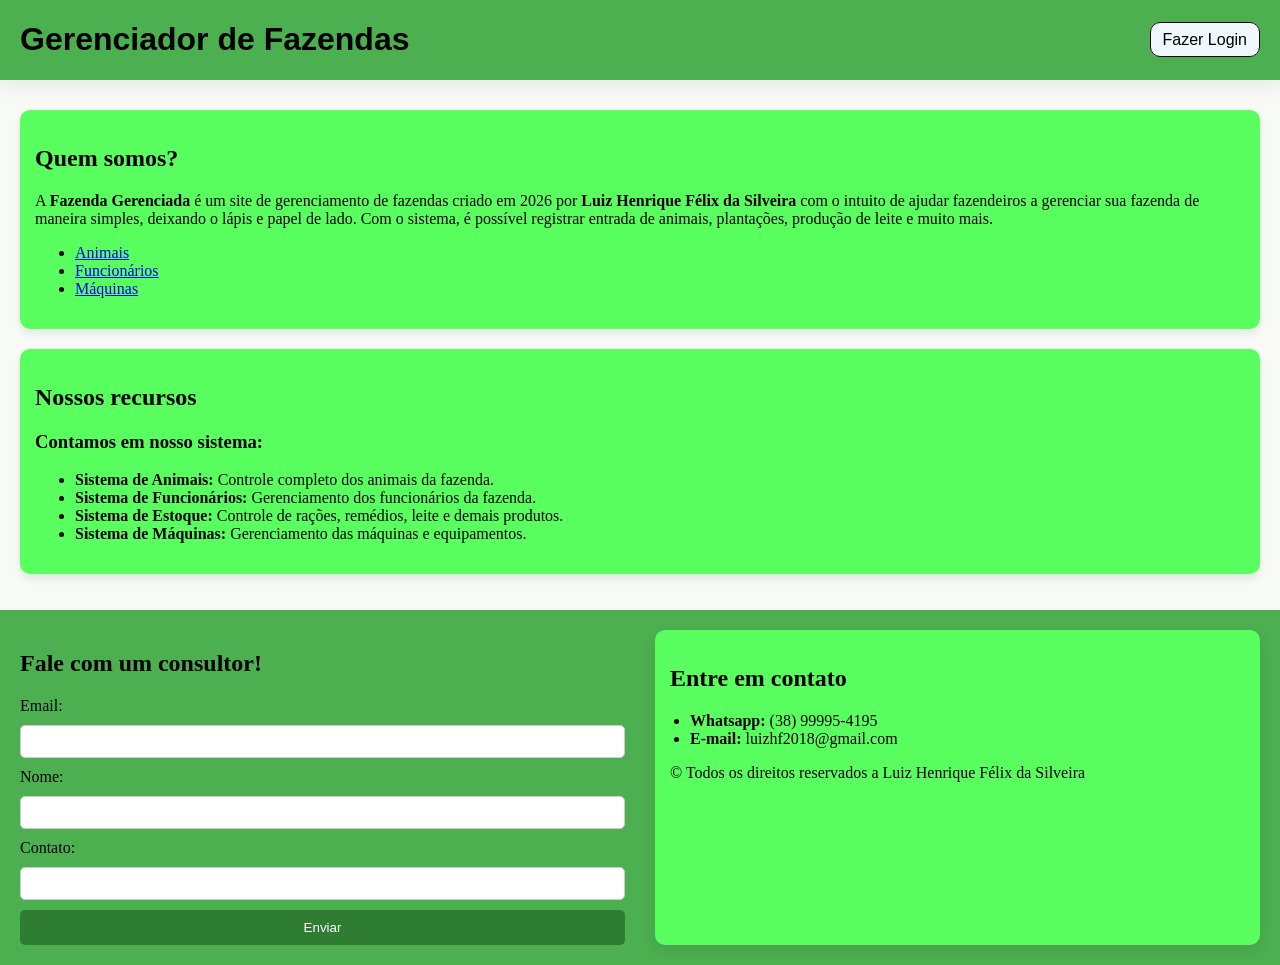
<file: index.html>
<!DOCTYPE html>
<html lang="pt-br">
<head>
    <meta charset="UTF-8">
    <meta name="viewport" content="width=device-width, initial-scale=1.0">
    <title>Gerenciador de Fazendas</title>
    <style>
        * {
            box-sizing: border-box;
        }
        body {
            background-color: #F8FAF5;
            margin: 0;
            min-height: 100vh;
            display: flex;
            flex-direction: column;
        }
        header {
            display: flex;
            justify-content: space-between;
            align-items: center;
            background-color: #4CAF50;
            padding: 0 20px;
            font-family: 'Franklin Gothic Medium', 'Arial Narrow', Arial, sans-serif;
            box-shadow: 0 5px 20px rgba(0, 0, 0, 0.08);
        }
        nav ul {
            list-style: none;
            margin: 0;
            padding: 0;
        }
        nav a {
            text-decoration: none;
            background-color: aliceblue;
            color: black;
            padding: 8px 12px;
            border-radius: 10px;
            border: 1px solid black;
        }
        main {
            flex: 1;
            padding: 10px 0;
        }
        section {
            font-family: Cambria, Cochin, Georgia, Times, 'Times New Roman', serif;
        }
        .secao {
            margin: 20px 20px;
            padding: 15px;
            border-radius: 10px;
            background-color: #58ff5e;
            box-shadow: 0 5px 8px rgba(0, 0, 0, 0.08);
        }
        footer {
            margin-top: 6px;
        }
        .consultor {
            display: grid;
            grid-template-columns: 1fr 1fr;
            gap: 30px;
            padding: 20px;
            background-color: #4CAF50;
        }
        .consultor form {
            display: flex;
            flex-direction: column;
            gap: 10px;
        }
        .consultor input {
            padding: 8px;
            border: 1px solid #ccc;
            border-radius: 5px;
        }
        .consultor button {
            padding: 10px;
            border: none;
            border-radius: 5px;
            background-color: #2e7d32;
            color: white;
            cursor: pointer;
        }
        .consultor button:hover {
            background-color: #1b5e20;
        }
        .contato {
            background-color: #58ff5e;
            padding: 15px;
            border-radius: 10px;
            box-shadow: 0 5px 15px rgba(0, 0, 0, 0.08);
        }
        .contato ul {
            padding-left: 20px;
        }
        @media (max-width: 768px) {
            .consultor {
                grid-template-columns: 1fr;
            }
            header {
                flex-direction: column;
                gap: 15px;
                padding: 15px;
            }
        }
    </style>
</head>
<body>
    <header>
        <h1>Gerenciador de Fazendas</h1>
        <nav>
            <ul>
                <li>
                    <a href="/paginas/login.html" rel="next">
                        Fazer Login
                    </a>
                </li>
            </ul>
        </nav>
    </header>
    <main>
        <section class="secao">
            <h2>Quem somos?</h2>
            <p>
                A <strong>Fazenda Gerenciada</strong> é um site de gerenciamento
                de fazendas criado em 2026 por
                <strong>Luiz Henrique Félix da Silveira</strong>
                com o intuito de ajudar fazendeiros a gerenciar sua fazenda de
                maneira simples, deixando o lápis e papel de lado.
                Com o sistema, é possível registrar entrada de animais,
                plantações, produção de leite e muito mais.
            </p>
            <ul>
                <li><a href="/paginas/animais/animais.html">Animais</a></li>
                <li><a href="/paginas/funcionarios/funcionarios.html">Funcionários</a></li>
                <li><a href="/paginas/maquinas/maquinas.html">Máquinas</a></li>
            </ul>
        </section>
        <section class="secao">
            <h2>Nossos recursos</h2>
            <h3>Contamos em nosso sistema:</h3>
            <ul>
                <li>
                    <strong>Sistema de Animais:</strong>
                    Controle completo dos animais da fazenda.
                </li>
                <li>
                    <strong>Sistema de Funcionários:</strong>
                    Gerenciamento dos funcionários da fazenda.
                </li>
                <li>
                    <strong>Sistema de Estoque:</strong>
                    Controle de rações, remédios, leite e demais produtos.
                </li>
                <li>
                    <strong>Sistema de Máquinas:</strong>
                    Gerenciamento das máquinas e equipamentos.
                </li>
            </ul>
        </section>
    </main>
    <footer>
        <section class="consultor">
            <div>
                <h2>Fale com um consultor!</h2>
                <form>
                    <label for="email">Email:</label>
                    <input type="email" name="email" id="email" required>
                    <label for="nome">Nome:</label>
                    <input type="text" name="nome" id="nome" required>
                    <label for="contato">Contato:</label>
                    <input type="tel" name="contato" id="contato" required>
                    <button type="submit">Enviar</button>
                </form>
            </div>
            <div class="contato">
                <h2>Entre em contato</h2>
                <ul>
                    <li><strong>Whatsapp:</strong> (38) 99995-4195</li>
                    <li><strong>E-mail:</strong> luizhf2018@gmail.com</li>
                </ul>
                <p>
                    © Todos os direitos reservados a
                    Luiz Henrique Félix da Silveira
                </p>
            </div>
        </section>
    </footer>
</body>
</html>
</file>
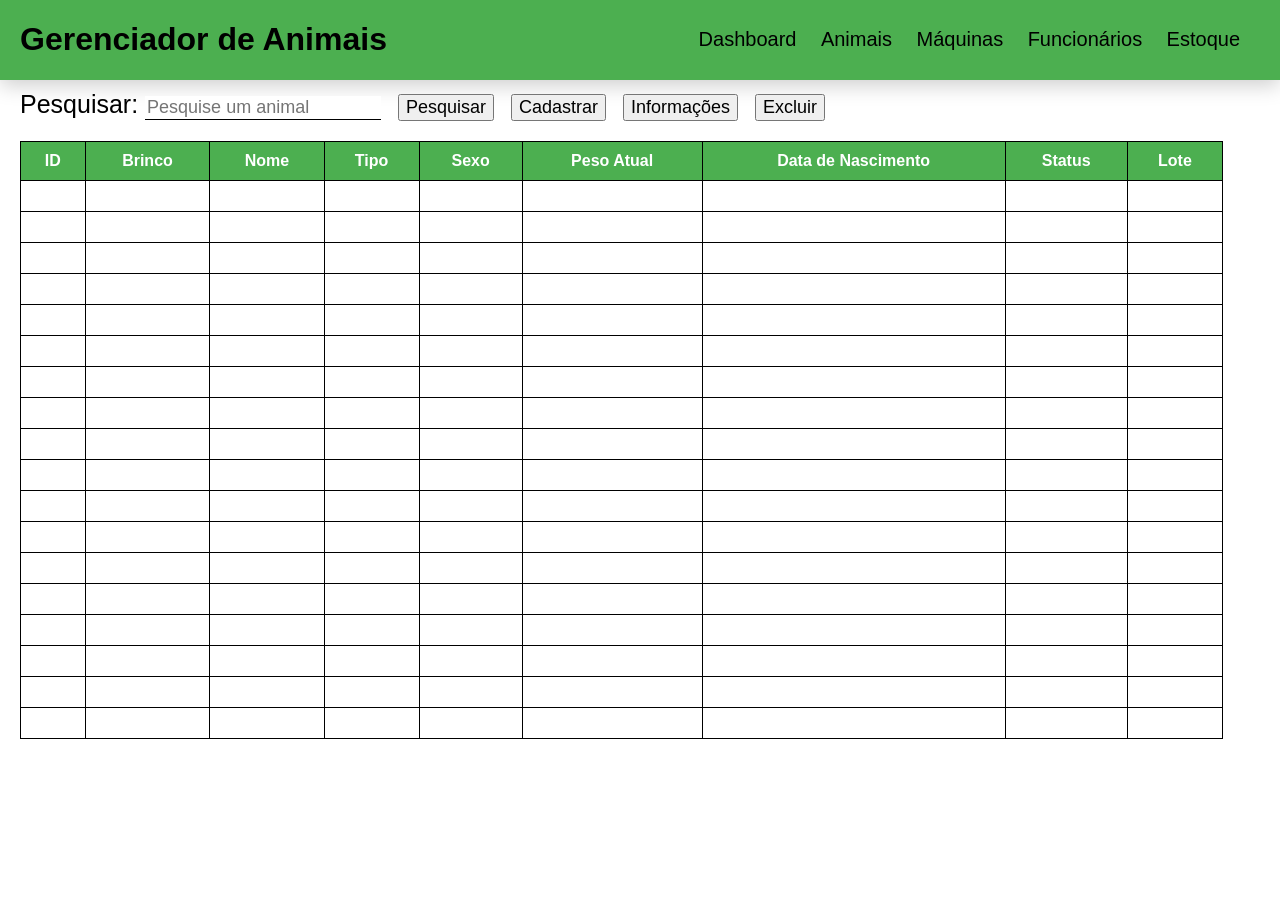
<file: paginas/animais.html>
<!DOCTYPE html>
<html lang="pt-br">
<head>
    <meta charset="UTF-8">
    <meta name="viewport" content="width=device-width, initial-scale=1.0">
    <title>Gerenciador de Fazendas</title>
    <link rel="stylesheet" href="/css/style.css">
</head>
<body>
    <header>
        <h1>Gerenciador de Animais</h1>
        <nav>
            <ul>
                <li><a href="/paginas/dashboard.html" rel="next" target="_self">Dashboard</a></li>
                <li><a href="/paginas/animais.html" rel="next" target="_self">Animais</a></li>
                <li><a href="/paginas/maquinas.html" rel="next" target="_self">Máquinas</a></li>
                <li><a href="/paginas/funcionarios.html" rel="next" target="_self">Funcionários</a></li>
                <li><a href="/paginas/estoque.html" rel="next" target="_self">Estoque</a></li>
            </ul>
        </nav>
    </header>
    <main>
        <form class="barra-pesquisa">
            <label for="pesquisar">Pesquisar:</label>
            <input type="text" id="pesquisar" placeholder="Pesquise um animal">
            <button type="submit">Pesquisar</button>
            <button type="submit">Cadastrar</button>
            <button type="submit">Informações</button>
            <button type="submit">Excluir</button>
        </form>
        <table class="animais tabela">
            <tr>
                <th>ID</th>
                <th>Brinco</th>
                <th>Nome</th>
                <th>Tipo</th>
                <th>Sexo</th>
                <th>Peso Atual</th>
                <th>Data de Nascimento</th>
                <th>Status</th>
                <th>Lote</th>
            </tr>
            <tr>
                <td></td>
                <td></td>
                <td></td>
                <td></td>
                <td></td>
                <td></td>
                <td></td>
                <td></td>
                <td></td>
            </tr>
            <tr>
                <td></td>
                <td></td>
                <td></td>
                <td></td>
                <td></td>
                <td></td>
                <td></td>
                <td></td>
                <td></td>
            </tr>
            <tr>
                <td></td>
                <td></td>
                <td></td>
                <td></td>
                <td></td>
                <td></td>
                <td></td>
                <td></td>
                <td></td>
            </tr>
            <tr>
                <td></td>
                <td></td>
                <td></td>
                <td></td>
                <td></td>
                <td></td>
                <td></td>
                <td></td>
                <td></td>
            </tr>
            <tr>
                <td></td>
                <td></td>
                <td></td>
                <td></td>
                <td></td>
                <td></td>
                <td></td>
                <td></td>
                <td></td>
            </tr>
            <tr>
                <td></td>
                <td></td>
                <td></td>
                <td></td>
                <td></td>
                <td></td>
                <td></td>
                <td></td>
                <td></td>
            </tr>
            <tr>
                <td></td>
                <td></td>
                <td></td>
                <td></td>
                <td></td>
                <td></td>
                <td></td>
                <td></td>
                <td></td>
            </tr>
            <tr>
                <td></td>
                <td></td>
                <td></td>
                <td></td>
                <td></td>
                <td></td>
                <td></td>
                <td></td>
                <td></td>
            </tr>
            <tr>
                <td></td>
                <td></td>
                <td></td>
                <td></td>
                <td></td>
                <td></td>
                <td></td>
                <td></td>
                <td></td>
            </tr>
            <tr>
                <td></td>
                <td></td>
                <td></td>
                <td></td>
                <td></td>
                <td></td>
                <td></td>
                <td></td>
                <td></td>
            </tr>
            <tr>
                <td></td>
                <td></td>
                <td></td>
                <td></td>
                <td></td>
                <td></td>
                <td></td>
                <td></td>
                <td></td>
            </tr>
            <tr>
                <td></td>
                <td></td>
                <td></td>
                <td></td>
                <td></td>
                <td></td>
                <td></td>
                <td></td>
                <td></td>
            </tr>
            <tr>
                <td></td>
                <td></td>
                <td></td>
                <td></td>
                <td></td>
                <td></td>
                <td></td>
                <td></td>
                <td></td>
            </tr>
            <tr>
                <td></td>
                <td></td>
                <td></td>
                <td></td>
                <td></td>
                <td></td>
                <td></td>
                <td></td>
                <td></td>
            </tr>
            <tr>
                <td></td>
                <td></td>
                <td></td>
                <td></td>
                <td></td>
                <td></td>
                <td></td>
                <td></td>
                <td></td>
            </tr>
            <tr>
                <td></td>
                <td></td>
                <td></td>
                <td></td>
                <td></td>
                <td></td>
                <td></td>
                <td></td>
                <td></td>
            </tr>
            <tr>
                <td></td>
                <td></td>
                <td></td>
                <td></td>
                <td></td>
                <td></td>
                <td></td>
                <td></td>
                <td></td>
            </tr>
            <tr>
                <td></td>
                <td></td>
                <td></td>
                <td></td>
                <td></td>
                <td></td>
                <td></td>
                <td></td>
                <td></td>
            </tr>
        </table>
    </main>
</body>
</html>
</file>
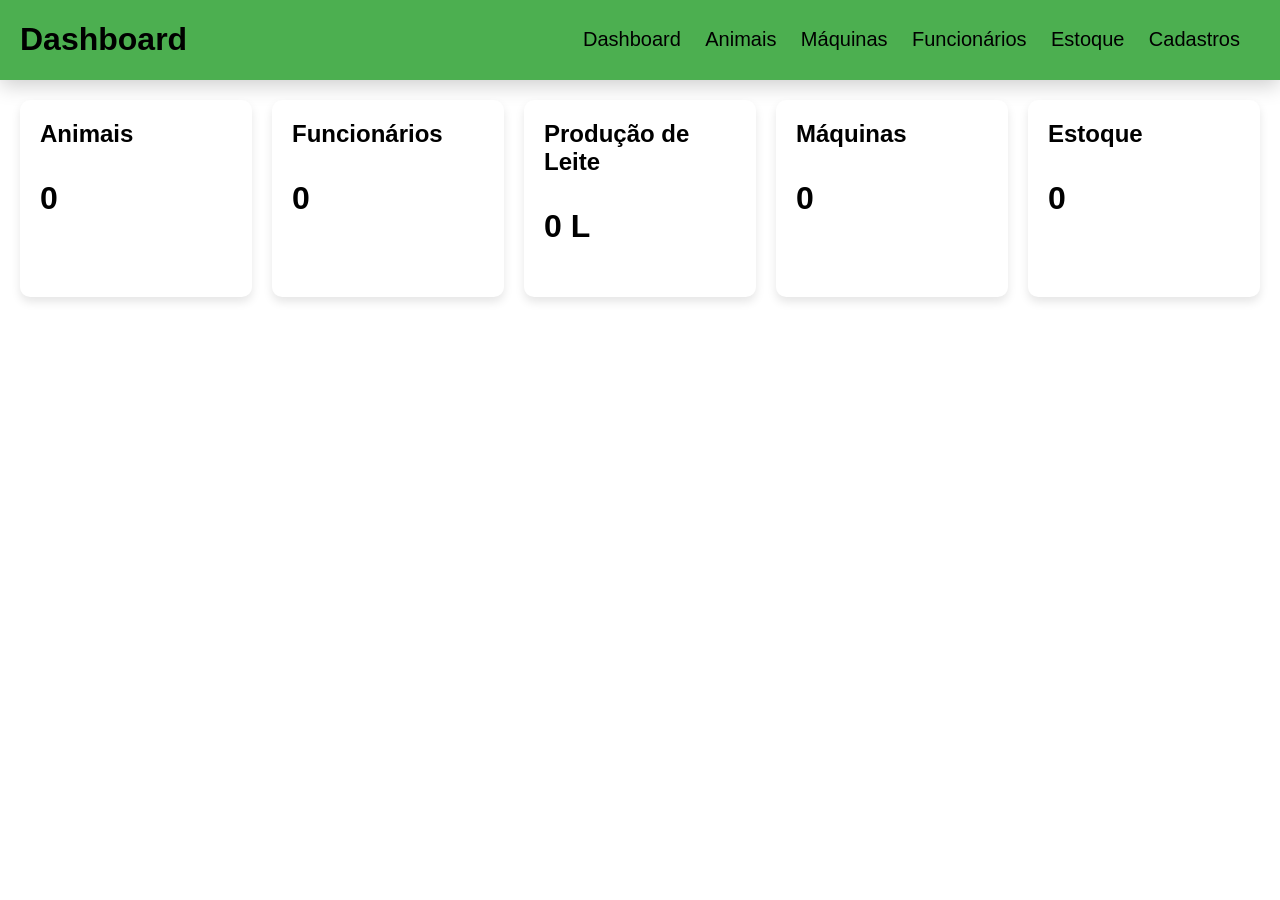
<file: paginas/dashboard.html>
<!DOCTYPE html>
<html lang="pt-br">
<head>
    <meta charset="UTF-8">
    <meta name="viewport" content="width=device-width, initial-scale=1.0">
    <title>Gerenciador de Fazendas</title>
    <link rel="stylesheet" href="/css/style.css">
</head>
<body>
    <header>
        <h1>Dashboard</h1>
        <nav>
            <ul>
                <li><a href="/paginas/dashboard.html" rel="next" target="_self">Dashboard</a></li>
                <li><a href="/paginas/animais/animais.html" rel="next" target="_self">Animais</a></li>
                <li><a href="/paginas/maquinas/maquinas.html" rel="next" target="_self">Máquinas</a></li>
                <li><a href="/paginas/funcionarios/funcionarios.html" rel="next" target="_self">Funcionários</a></li>
                <li><a href="/paginas/estoque/estoque.html" rel="next" target="_self">Estoque</a></li>
                <li><a href="/paginas/cadastros/cadastro_menu.html" rel="next" target="_self">Cadastros</a></li>
            </ul>
        </nav>
    </header>
    <main class="dashboard">
        <section class="card">
            <h2>Animais</h2>
            <p>0</p>
        </section>
        <section class="card">
            <h2>Funcionários</h2>
            <p>0</p>
        </section>
        <section class="card">
            <h2>Produção de Leite</h2>
            <p>0 L</p>
        </section>
        <section class="card">
            <h2>Máquinas</h2>
            <p>0</p>
        </section>
        <section class="card">
            <h2>Estoque</h2>
            <p>0</p>
        </section>
    </main>
</body>
</html>
</file>
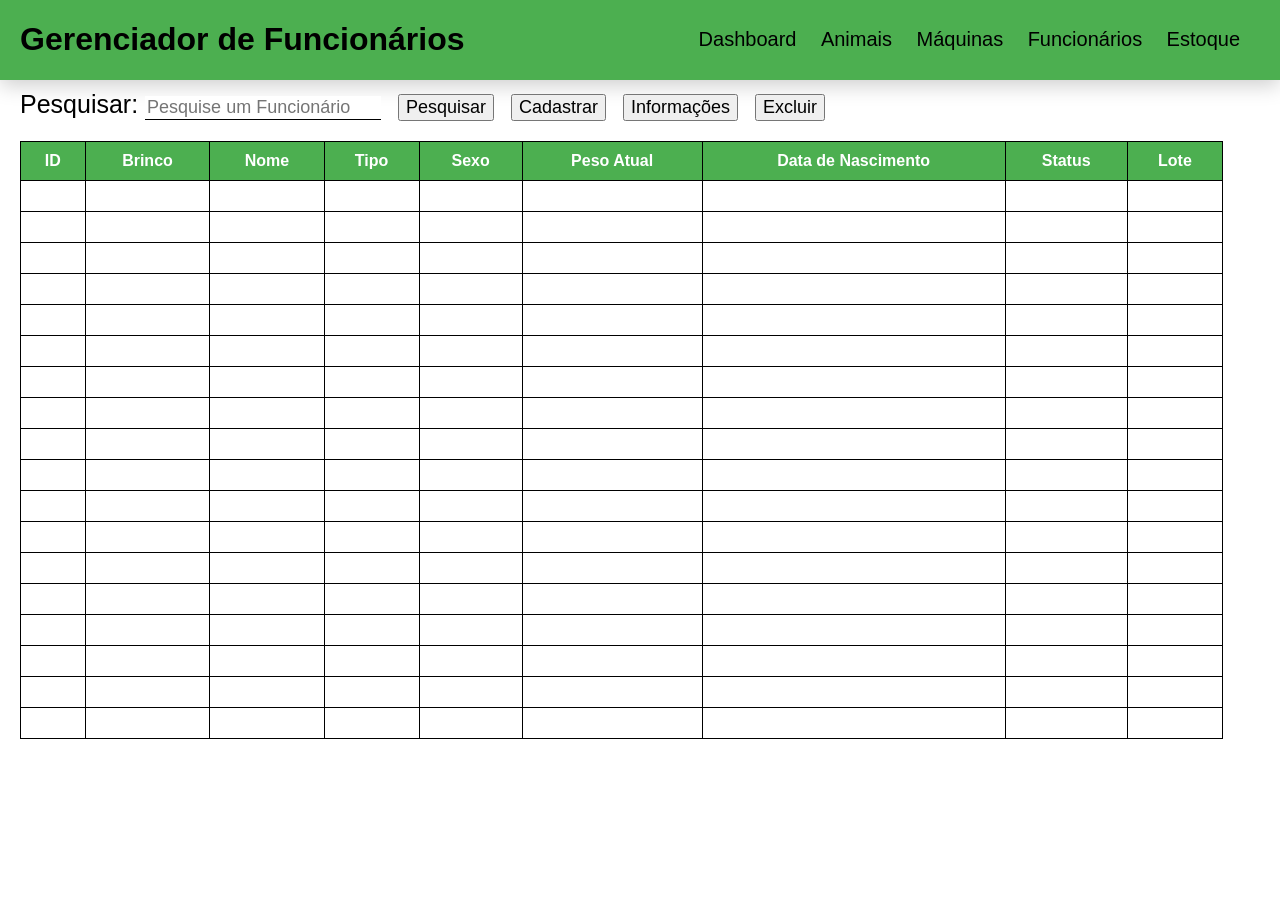
<file: paginas/funcionarios.html>
<!DOCTYPE html>
<html lang="pt-br">
<head>
    <meta charset="UTF-8">
    <meta name="viewport" content="width=device-width, initial-scale=1.0">
    <title>Gerenciador de Fazendas</title>
    <link rel="stylesheet" href="/css/style.css">
</head>
<body>
    <header>
        <h1>Gerenciador de Funcionários</h1>
        <nav>
            <ul>
                <li><a href="/paginas/dashboard.html" rel="next" target="_self">Dashboard</a></li>
                <li><a href="/paginas/animais.html" rel="next" target="_self">Animais</a></li>
                <li><a href="/paginas/maquinas.html" rel="next" target="_self">Máquinas</a></li>
                <li><a href="/paginas/funcionarios.html" rel="next" target="_self">Funcionários</a></li>
                <li><a href="/paginas/estoque.html" rel="next" target="_self">Estoque</a></li>
            </ul>
        </nav>
    </header>
    <main>
        <form class="barra-pesquisa">
            <label for="pesquisar">Pesquisar:</label>
            <input type="text" id="pesquisar" placeholder="Pesquise um Funcionário">
            <button type="submit">Pesquisar</button>
            <button type="submit">Cadastrar</button>
            <button type="submit">Informações</button>
            <button type="submit">Excluir</button>
        </form>
        <table class="animais tabela">
            <tr>
                <th>ID</th>
                <th>Brinco</th>
                <th>Nome</th>
                <th>Tipo</th>
                <th>Sexo</th>
                <th>Peso Atual</th>
                <th>Data de Nascimento</th>
                <th>Status</th>
                <th>Lote</th>
            </tr>
            <tr>
                <td></td>
                <td></td>
                <td></td>
                <td></td>
                <td></td>
                <td></td>
                <td></td>
                <td></td>
                <td></td>
            </tr>
            <tr>
                <td></td>
                <td></td>
                <td></td>
                <td></td>
                <td></td>
                <td></td>
                <td></td>
                <td></td>
                <td></td>
            </tr>
            <tr>
                <td></td>
                <td></td>
                <td></td>
                <td></td>
                <td></td>
                <td></td>
                <td></td>
                <td></td>
                <td></td>
            </tr>
            <tr>
                <td></td>
                <td></td>
                <td></td>
                <td></td>
                <td></td>
                <td></td>
                <td></td>
                <td></td>
                <td></td>
            </tr>
            <tr>
                <td></td>
                <td></td>
                <td></td>
                <td></td>
                <td></td>
                <td></td>
                <td></td>
                <td></td>
                <td></td>
            </tr>
            <tr>
                <td></td>
                <td></td>
                <td></td>
                <td></td>
                <td></td>
                <td></td>
                <td></td>
                <td></td>
                <td></td>
            </tr>
            <tr>
                <td></td>
                <td></td>
                <td></td>
                <td></td>
                <td></td>
                <td></td>
                <td></td>
                <td></td>
                <td></td>
            </tr>
            <tr>
                <td></td>
                <td></td>
                <td></td>
                <td></td>
                <td></td>
                <td></td>
                <td></td>
                <td></td>
                <td></td>
            </tr>
            <tr>
                <td></td>
                <td></td>
                <td></td>
                <td></td>
                <td></td>
                <td></td>
                <td></td>
                <td></td>
                <td></td>
            </tr>
            <tr>
                <td></td>
                <td></td>
                <td></td>
                <td></td>
                <td></td>
                <td></td>
                <td></td>
                <td></td>
                <td></td>
            </tr>
            <tr>
                <td></td>
                <td></td>
                <td></td>
                <td></td>
                <td></td>
                <td></td>
                <td></td>
                <td></td>
                <td></td>
            </tr>
            <tr>
                <td></td>
                <td></td>
                <td></td>
                <td></td>
                <td></td>
                <td></td>
                <td></td>
                <td></td>
                <td></td>
            </tr>
            <tr>
                <td></td>
                <td></td>
                <td></td>
                <td></td>
                <td></td>
                <td></td>
                <td></td>
                <td></td>
                <td></td>
            </tr>
            <tr>
                <td></td>
                <td></td>
                <td></td>
                <td></td>
                <td></td>
                <td></td>
                <td></td>
                <td></td>
                <td></td>
            </tr>
            <tr>
                <td></td>
                <td></td>
                <td></td>
                <td></td>
                <td></td>
                <td></td>
                <td></td>
                <td></td>
                <td></td>
            </tr>
            <tr>
                <td></td>
                <td></td>
                <td></td>
                <td></td>
                <td></td>
                <td></td>
                <td></td>
                <td></td>
                <td></td>
            </tr>
            <tr>
                <td></td>
                <td></td>
                <td></td>
                <td></td>
                <td></td>
                <td></td>
                <td></td>
                <td></td>
                <td></td>
            </tr>
            <tr>
                <td></td>
                <td></td>
                <td></td>
                <td></td>
                <td></td>
                <td></td>
                <td></td>
                <td></td>
                <td></td>
            </tr>
        </table>
    </main>
</body>
</html>
</file>
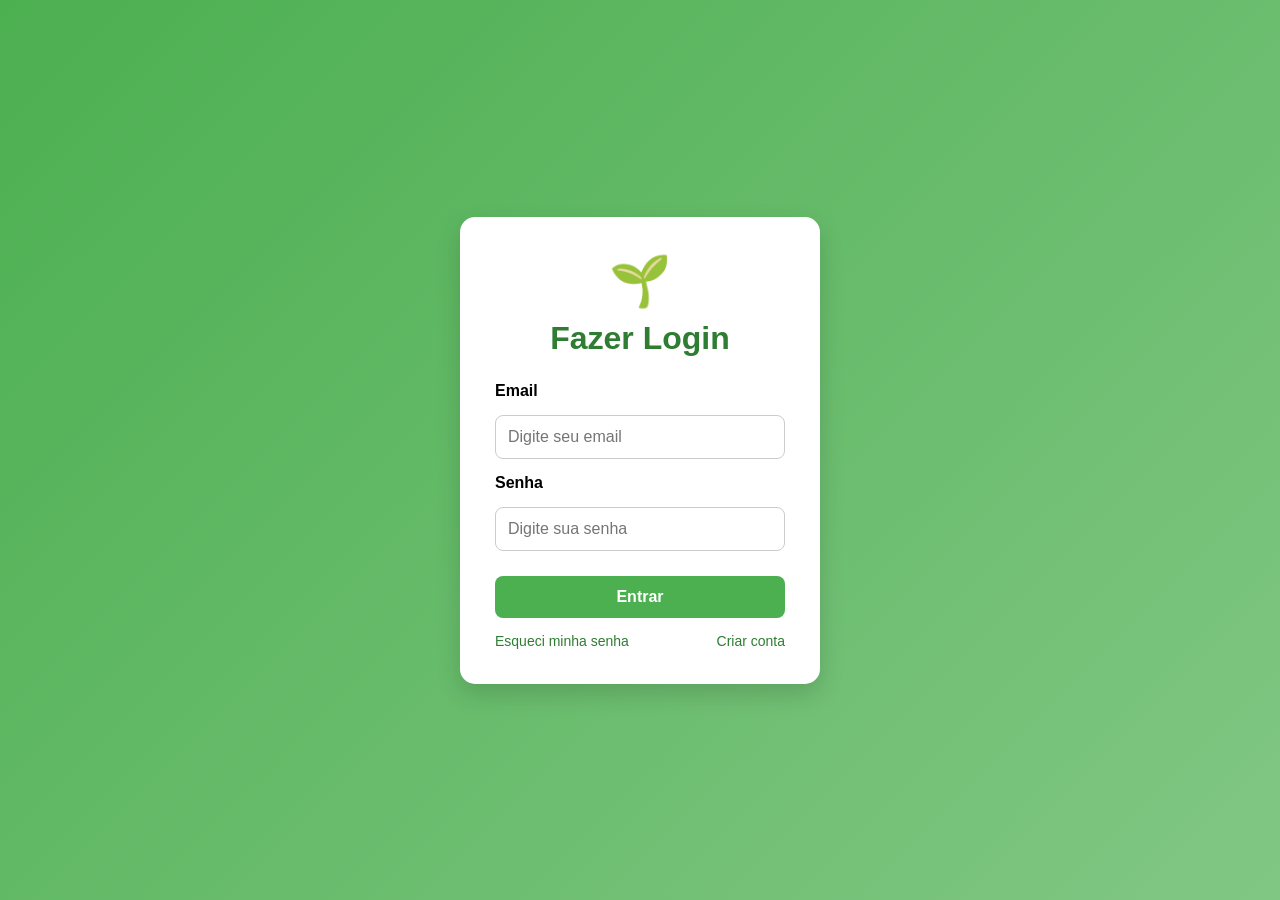
<file: paginas/login.html>
<!DOCTYPE html>
<html lang="pt-br">
<head>
    <meta charset="UTF-8">
    <meta name="viewport" content="width=device-width, initial-scale=1.0">
    <title>Login - Gerenciador de Fazendas</title>

    <style>
        *{
            margin:0;
            padding:0;
            box-sizing:border-box;
        }

        body{
            font-family: Arial, Helvetica, sans-serif;
            min-height:100vh;
            display:flex;
            justify-content:center;
            align-items:center;
            background: linear-gradient(135deg,#4CAF50,#81C784);
        }

        .login-container{
            width:100%;
            max-width:400px;
            padding:20px;
        }

        .card{
            background:white;
            padding:35px;
            border-radius:15px;
            box-shadow:0 10px 25px rgba(0,0,0,0.15);
        }

        h1{
            text-align:center;
            margin-bottom:25px;
            color:#2E7D32;
        }

        form{
            display:flex;
            flex-direction:column;
            gap:15px;
        }

        label{
            font-weight:bold;
        }

        input{
            padding:12px;
            border:1px solid #ccc;
            border-radius:8px;
            font-size:16px;
            transition:0.3s;
        }

        input:focus{
            outline:none;
            border-color:#4CAF50;
            box-shadow:0 0 8px rgba(76,175,80,0.3);
        }

        button{
            margin-top:10px;
            padding:12px;
            border:none;
            border-radius:8px;
            background:#4CAF50;
            color:white;
            font-size:16px;
            font-weight:bold;
            cursor:pointer;
            transition:0.3s;
        }

        button:hover{
            background:#388E3C;
        }

        .links{
            margin-top:15px;
            display:flex;
            justify-content:space-between;
        }

        .links a{
            text-decoration:none;
            color:#2E7D32;
            font-size:14px;
        }

        .links a:hover{
            text-decoration:underline;
        }

        .logo{
            text-align:center;
            font-size:50px;
            margin-bottom:10px;
        }
    </style>
</head>
<body>

    <div class="login-container">

        <div class="card">

            <div class="logo">🌱</div>

            <h1>Fazer Login</h1>

            <form>

                <label for="email">Email</label>
                <input
                    type="email"
                    id="email"
                    placeholder="Digite seu email"
                    required
                >

                <label for="senha">Senha</label>
                <input
                    type="password"
                    id="senha"
                    placeholder="Digite sua senha"
                    required
                >

                <button type="submit">
                    Entrar
                </button>

            </form>

            <div class="links">
                <a href="#">Esqueci minha senha</a>
                <a href="#">Criar conta</a>
            </div>

        </div>

    </div>

</body>
</html>
</file>
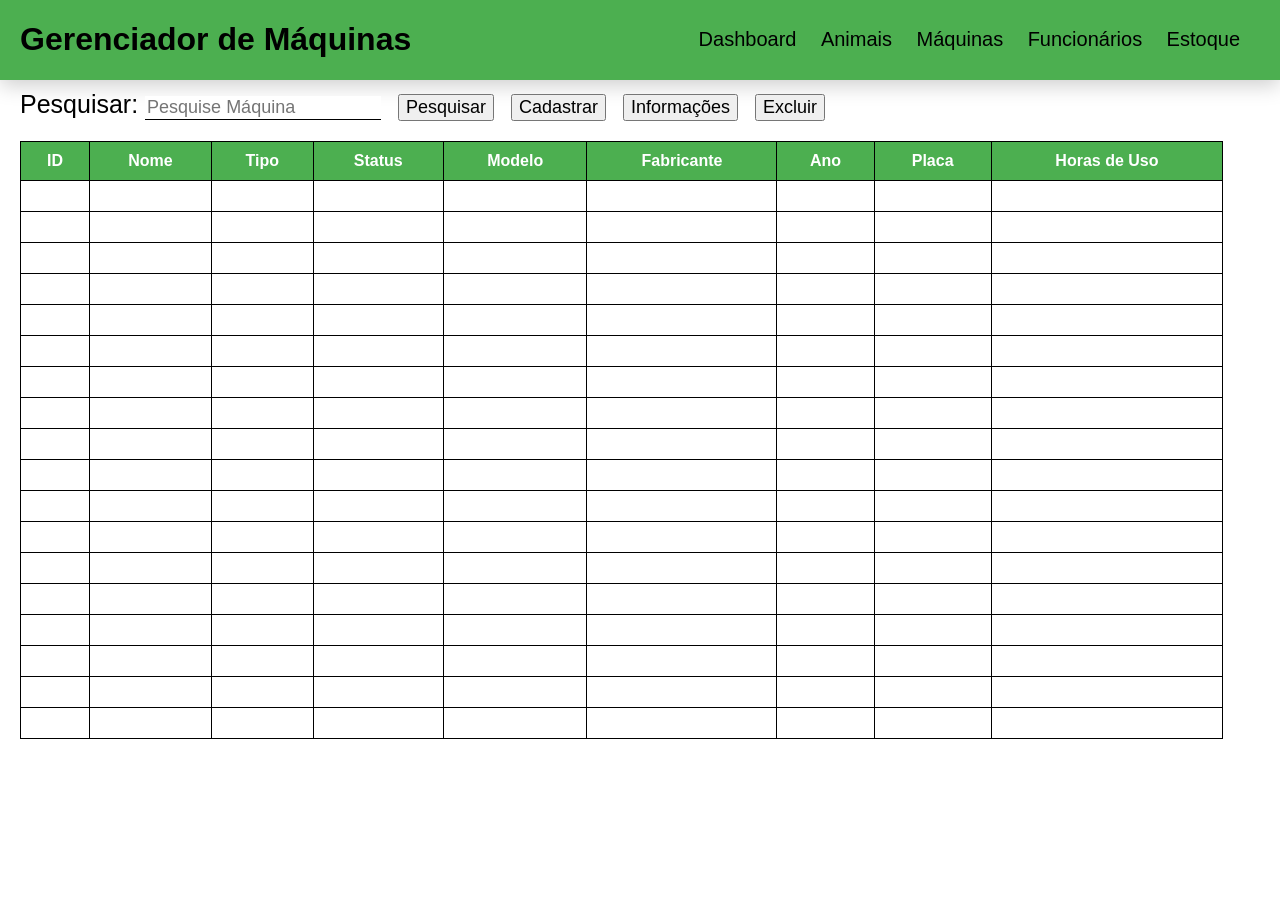
<file: paginas/maquinas.html>
<!DOCTYPE html>
<html lang="pt-br">
<head>
    <meta charset="UTF-8">
    <meta name="viewport" content="width=device-width, initial-scale=1.0">
    <title>Gerenciador de Fazendas</title>
    <link rel="stylesheet" href="/css/style.css">
</head>
<body>
    <header>
        <h1>Gerenciador de Máquinas</h1>
        <nav>
            <ul>
                <li><a href="/paginas/dashboard.html" rel="next" target="_self">Dashboard</a></li>
                <li><a href="/paginas/animais.html" rel="next" target="_self">Animais</a></li>
                <li><a href="/paginas/maquinas.html" rel="next" target="_self">Máquinas</a></li>
                <li><a href="/paginas/funcionarios.html" rel="next" target="_self">Funcionários</a></li>
                <li><a href="/paginas/estoque.html" rel="next" target="_self">Estoque</a></li>
            </ul>
        </nav>
    </header>
    <main>
        <form class="barra-pesquisa">
            <label for="pesquisar">Pesquisar:</label>
            <input type="text" id="pesquisar" placeholder="Pesquise Máquina">
            <button type="submit">Pesquisar</button>
            <button type="submit">Cadastrar</button>
            <button type="submit">Informações</button>
            <button type="submit">Excluir</button>
        </form>
        <table class="maquinas tabela">
            <tr>
                <th>ID</th>
                <th>Nome</th>
                <th>Tipo</th>
                <th>Status</th>
                <th>Modelo</th>
                <th>Fabricante</th>
                <th>Ano</th>
                <th>Placa</th>
                <th>Horas de Uso</th>
            </tr>
            <tr>
                <td></td>
                <td></td>
                <td></td>
                <td></td>
                <td></td>
                <td></td>
                <td></td>
                <td></td>
                <td></td>
            </tr>
            <tr>
                <td></td>
                <td></td>
                <td></td>
                <td></td>
                <td></td>
                <td></td>
                <td></td>
                <td></td>
                <td></td>
            </tr>
            <tr>
                <td></td>
                <td></td>
                <td></td>
                <td></td>
                <td></td>
                <td></td>
                <td></td>
                <td></td>
                <td></td>
            </tr>
            <tr>
                <td></td>
                <td></td>
                <td></td>
                <td></td>
                <td></td>
                <td></td>
                <td></td>
                <td></td>
                <td></td>
            </tr>
            <tr>
                <td></td>
                <td></td>
                <td></td>
                <td></td>
                <td></td>
                <td></td>
                <td></td>
                <td></td>
                <td></td>
            </tr>
            <tr>
                <td></td>
                <td></td>
                <td></td>
                <td></td>
                <td></td>
                <td></td>
                <td></td>
                <td></td>
                <td></td>
            </tr>
            <tr>
                <td></td>
                <td></td>
                <td></td>
                <td></td>
                <td></td>
                <td></td>
                <td></td>
                <td></td>
                <td></td>
            </tr>
            <tr>
                <td></td>
                <td></td>
                <td></td>
                <td></td>
                <td></td>
                <td></td>
                <td></td>
                <td></td>
                <td></td>
            </tr>
            <tr>
                <td></td>
                <td></td>
                <td></td>
                <td></td>
                <td></td>
                <td></td>
                <td></td>
                <td></td>
                <td></td>
            </tr>
            <tr>
                <td></td>
                <td></td>
                <td></td>
                <td></td>
                <td></td>
                <td></td>
                <td></td>
                <td></td>
                <td></td>
            </tr>
            <tr>
                <td></td>
                <td></td>
                <td></td>
                <td></td>
                <td></td>
                <td></td>
                <td></td>
                <td></td>
                <td></td>
            </tr>
            <tr>
                <td></td>
                <td></td>
                <td></td>
                <td></td>
                <td></td>
                <td></td>
                <td></td>
                <td></td>
                <td></td>
            </tr>
            <tr>
                <td></td>
                <td></td>
                <td></td>
                <td></td>
                <td></td>
                <td></td>
                <td></td>
                <td></td>
                <td></td>
            </tr>
            <tr>
                <td></td>
                <td></td>
                <td></td>
                <td></td>
                <td></td>
                <td></td>
                <td></td>
                <td></td>
                <td></td>
            </tr>
            <tr>
                <td></td>
                <td></td>
                <td></td>
                <td></td>
                <td></td>
                <td></td>
                <td></td>
                <td></td>
                <td></td>
            </tr>
            <tr>
                <td></td>
                <td></td>
                <td></td>
                <td></td>
                <td></td>
                <td></td>
                <td></td>
                <td></td>
                <td></td>
            </tr>
            <tr>
                <td></td>
                <td></td>
                <td></td>
                <td></td>
                <td></td>
                <td></td>
                <td></td>
                <td></td>
                <td></td>
            </tr>
            <tr>
                <td></td>
                <td></td>
                <td></td>
                <td></td>
                <td></td>
                <td></td>
                <td></td>
                <td></td>
                <td></td>
            </tr>
        </table>
    </main>
</body>
</html>
</file>
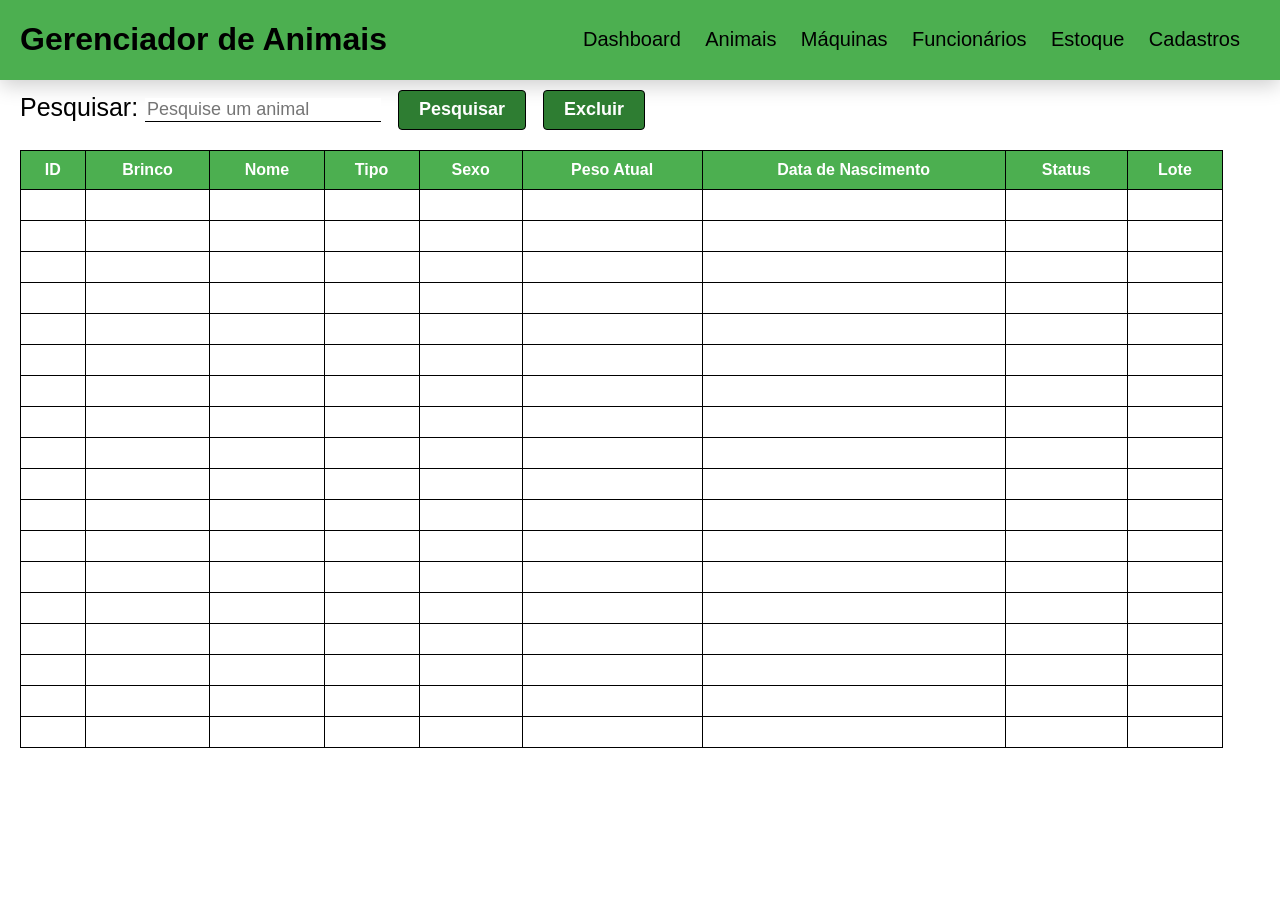
<file: paginas/animais/animais.html>
<!DOCTYPE html>
<html lang="pt-br">

<head>
    <meta charset="UTF-8">
    <meta name="viewport" content="width=device-width, initial-scale=1.0">
    <title>Gerenciador de Fazendas</title>
    <link rel="stylesheet" href="/css/style.css">
</head>

<body>
    <header>
        <h1>Gerenciador de Animais</h1>
        <nav>
            <ul>
                <li><a href="/paginas/dashboard.html" rel="next" target="_self">Dashboard</a></li>
                <li><a href="/paginas/animais/animais.html" rel="next" target="_self">Animais</a></li>
                <li><a href="/paginas/maquinas/maquinas.html" rel="next" target="_self">Máquinas</a></li>
                <li><a href="/paginas/funcionarios/funcionarios.html" rel="next" target="_self">Funcionários</a></li>
                <li><a href="/paginas/estoque/estoque.html" rel="next" target="_self">Estoque</a></li>
                <li><a href="/paginas/cadastros/cadastro_menu.html" rel="next" target="_self">Cadastros</a></li>
            </ul>
        </nav>
    </header>
    <main>
        <form class="barra-pesquisa">
            <label for="pesquisar">Pesquisar:</label>
            <input type="text" id="pesquisar" placeholder="Pesquise um animal">
            <button type="submit" class="btn">Pesquisar</button>
            <button type="submit" class="btn">Excluir</button>
        </form>
        <table class="animais tabela">
            <tr>
                <th>ID</th>
                <th>Brinco</th>
                <th>Nome</th>
                <th>Tipo</th>
                <th>Sexo</th>
                <th>Peso Atual</th>
                <th>Data de Nascimento</th>
                <th>Status</th>
                <th>Lote</th>
            </tr>
            <tr>
                <td></td>
                <td></td>
                <td></td>
                <td></td>
                <td></td>
                <td></td>
                <td></td>
                <td></td>
                <td></td>
            </tr>
            <tr>
                <td></td>
                <td></td>
                <td></td>
                <td></td>
                <td></td>
                <td></td>
                <td></td>
                <td></td>
                <td></td>
            </tr>
            <tr>
                <td></td>
                <td></td>
                <td></td>
                <td></td>
                <td></td>
                <td></td>
                <td></td>
                <td></td>
                <td></td>
            </tr>
            <tr>
                <td></td>
                <td></td>
                <td></td>
                <td></td>
                <td></td>
                <td></td>
                <td></td>
                <td></td>
                <td></td>
            </tr>
            <tr>
                <td></td>
                <td></td>
                <td></td>
                <td></td>
                <td></td>
                <td></td>
                <td></td>
                <td></td>
                <td></td>
            </tr>
            <tr>
                <td></td>
                <td></td>
                <td></td>
                <td></td>
                <td></td>
                <td></td>
                <td></td>
                <td></td>
                <td></td>
            </tr>
            <tr>
                <td></td>
                <td></td>
                <td></td>
                <td></td>
                <td></td>
                <td></td>
                <td></td>
                <td></td>
                <td></td>
            </tr>
            <tr>
                <td></td>
                <td></td>
                <td></td>
                <td></td>
                <td></td>
                <td></td>
                <td></td>
                <td></td>
                <td></td>
            </tr>
            <tr>
                <td></td>
                <td></td>
                <td></td>
                <td></td>
                <td></td>
                <td></td>
                <td></td>
                <td></td>
                <td></td>
            </tr>
            <tr>
                <td></td>
                <td></td>
                <td></td>
                <td></td>
                <td></td>
                <td></td>
                <td></td>
                <td></td>
                <td></td>
            </tr>
            <tr>
                <td></td>
                <td></td>
                <td></td>
                <td></td>
                <td></td>
                <td></td>
                <td></td>
                <td></td>
                <td></td>
            </tr>
            <tr>
                <td></td>
                <td></td>
                <td></td>
                <td></td>
                <td></td>
                <td></td>
                <td></td>
                <td></td>
                <td></td>
            </tr>
            <tr>
                <td></td>
                <td></td>
                <td></td>
                <td></td>
                <td></td>
                <td></td>
                <td></td>
                <td></td>
                <td></td>
            </tr>
            <tr>
                <td></td>
                <td></td>
                <td></td>
                <td></td>
                <td></td>
                <td></td>
                <td></td>
                <td></td>
                <td></td>
            </tr>
            <tr>
                <td></td>
                <td></td>
                <td></td>
                <td></td>
                <td></td>
                <td></td>
                <td></td>
                <td></td>
                <td></td>
            </tr>
            <tr>
                <td></td>
                <td></td>
                <td></td>
                <td></td>
                <td></td>
                <td></td>
                <td></td>
                <td></td>
                <td></td>
            </tr>
            <tr>
                <td></td>
                <td></td>
                <td></td>
                <td></td>
                <td></td>
                <td></td>
                <td></td>
                <td></td>
                <td></td>
            </tr>
            <tr>
                <td></td>
                <td></td>
                <td></td>
                <td></td>
                <td></td>
                <td></td>
                <td></td>
                <td></td>
                <td></td>
            </tr>
        </table>
    </main>
</body>

</html>
</file>
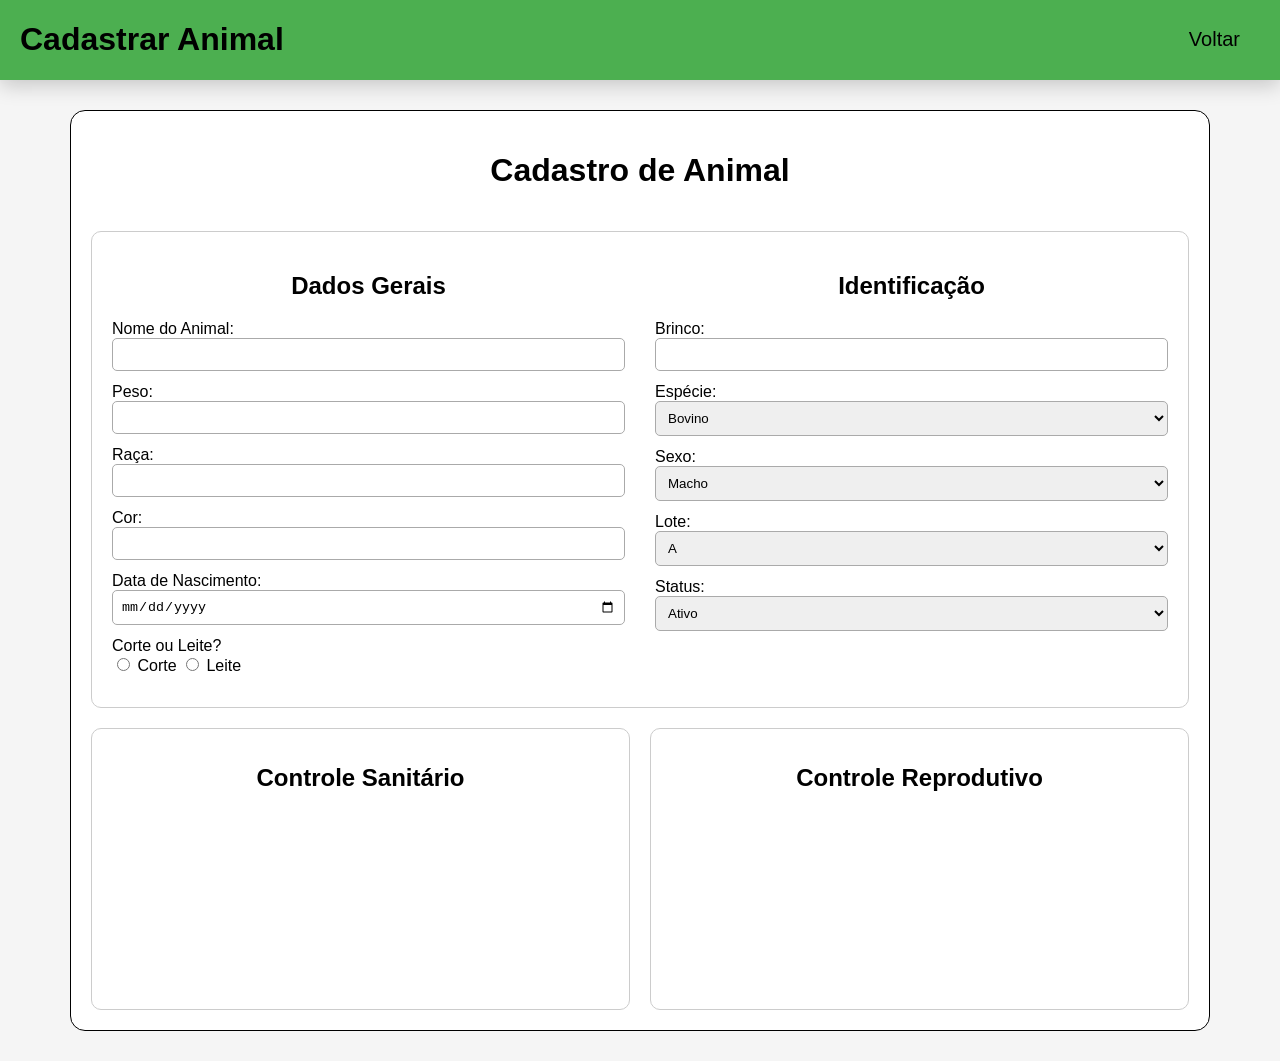
<file: paginas/cadastros/animais_cadastro.html>
<!DOCTYPE html>
<html lang="pt-br">
<head>
    <meta charset="UTF-8">
    <meta name="viewport" content="width=device-width, initial-scale=1.0">
    <title>Cadastros - Animais</title>
    <link rel="stylesheet" href="/css/cadastros.css">
</head>
<body>
    <header class="cabecalho">
        <h1>Cadastrar Animal</h1>
        <nav>
            <ul>
                <li><a href="cadastro_menu.html">Voltar</a></li>
            </ul>
        </nav>
    </header>
    <main>
        <form class="formulario">
            <h1 class="titulo-form">Cadastro de Animal</h1>
            <div class="informacoes-animal">
                <div class="dados-gerais">
                    <h2>Dados Gerais</h2>
                    <div class="campos">
                        <label for="nome">Nome do Animal:</label>
                        <input type="text" id="nome">
                    </div>
                    <div class="campos">
                        <label for="peso">Peso:</label>
                        <input type="text" id="peso">
                    </div>
                    <div class="campos">
                        <label for="raca">Raça:</label>
                        <input type="text" id="raca">
                    </div>
                    <div class="campos">
                        <label for="cor">Cor:</label>
                        <input type="text" id="cor">
                    </div>
                    <div class="campos">
                        <label for="nascimento">Data de Nascimento:</label>
                        <input type="date" id="nascimento">
                    </div>
                    <div class="campos">
                        <label>Corte ou Leite?</label>
                        <div>
                            <input type="radio" name="tipo"> Corte
                            <input type="radio" name="tipo"> Leite
                        </div>
                    </div>
                </div>
                <div class="identificacao">
                    <h2>Identificação</h2>
                    <div class="campos">
                        <label for="brinco">Brinco:</label>
                        <input type="text" id="brinco">
                    </div>
                    <div class="campos">
                        <label for="especie">Espécie:</label>
                        <select id="especie">
                            <option>Bovino</option>
                            <option>Equino</option>
                            <option>Suíno</option>
                            <option>Ovino</option>
                            <option>Caprino</option>
                        </select>
                    </div>
                    <div class="campos">
                        <label for="sexo">Sexo:</label>
                        <select id="sexo">
                            <option>Macho</option>
                            <option>Fêmea</option>
                        </select>
                    </div>
                    <div class="campos">
                        <label for="lote">Lote:</label>
                        <select id="lote">
                            <option>A</option>
                            <option>B</option>
                            <option>C</option>
                        </select>
                    </div>
                    <div class="campos">
                        <label for="status">Status:</label>
                        <select id="status">
                            <option>Ativo</option>
                            <option>Tratamento</option>
                            <option>Seca</option>
                            <option>Prenha</option>
                            <option>Abate</option>
                        </select>
                    </div>
                </div>
            </div>
            <div class="controle-sanitario">
                <h2>Controle Sanitário</h2>
            </div>
            <div class="controle-reprodutivo">
                <h2>Controle Reprodutivo</h2>
            </div>
        </form>
    </main>
</body>
</html>
</file>
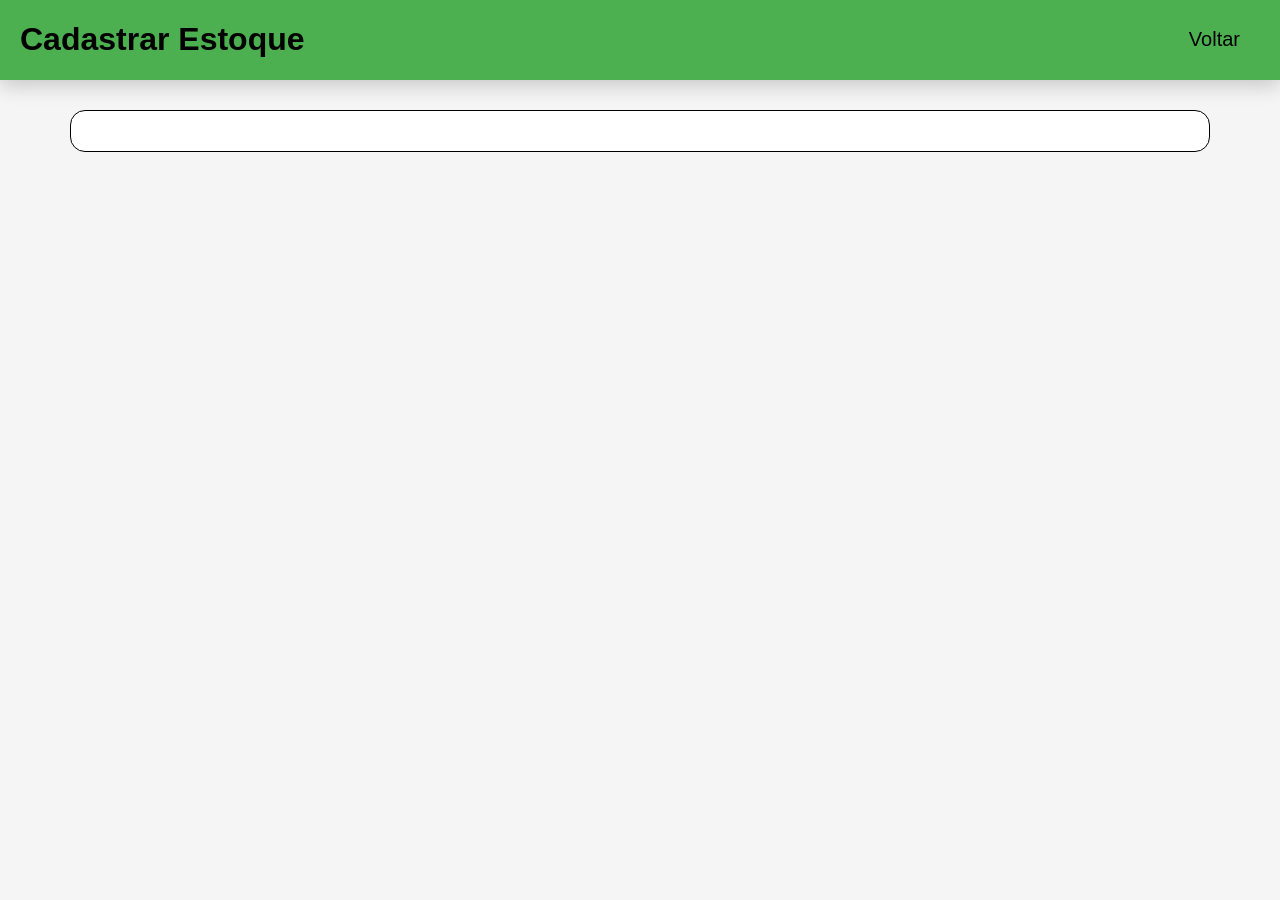
<file: paginas/cadastros/estoque_cadastro.html>
<!DOCTYPE html>
<html lang="pt-br">
<head>
    <meta charset="UTF-8">
    <meta name="viewport" content="width=device-width, initial-scale=1.0">
    <title>Cadastros - Estoque</title>
    <link rel="stylesheet" href="/css/cadastros.css">
</head>
<body>
    <header class="cabecalho">
        <h1>Cadastrar Estoque</h1>
        <nav>
            <ul>
                <li><a href="cadastro_menu.html">Voltar</a></li>
            </ul>
        </nav>
    </header>
    <main class="cadastro-animal">
        <form class="formulario">
            
        </form>
    </main>
</body>
</html>
</file>
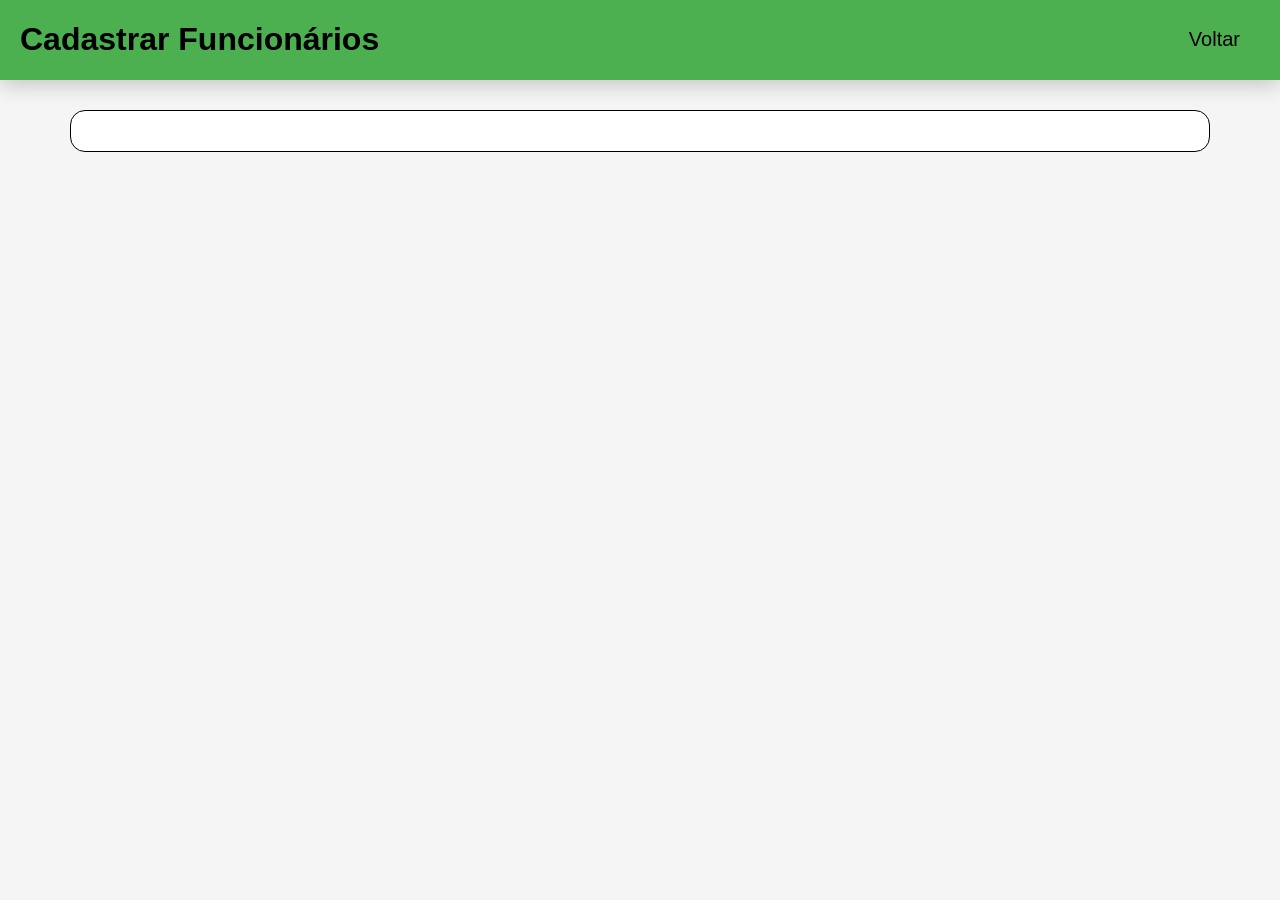
<file: paginas/cadastros/funcionarios_cadastro.html>
<!DOCTYPE html>
<html lang="pt-br">
<head>
    <meta charset="UTF-8">
    <meta name="viewport" content="width=device-width, initial-scale=1.0">
    <title>Cadastros - Funcionários</title>
    <link rel="stylesheet" href="/css/cadastros.css">
</head>
<body>
    <header class="cabecalho">
        <h1>Cadastrar Funcionários</h1>
        <nav>
            <ul>
                <li><a href="cadastro_menu.html">Voltar</a></li>
            </ul>
        </nav>
    </header>
    <main class="cadastro-animal">
        <form class="formulario">
            
        </form>
    </main>
</body>
</html>
</file>
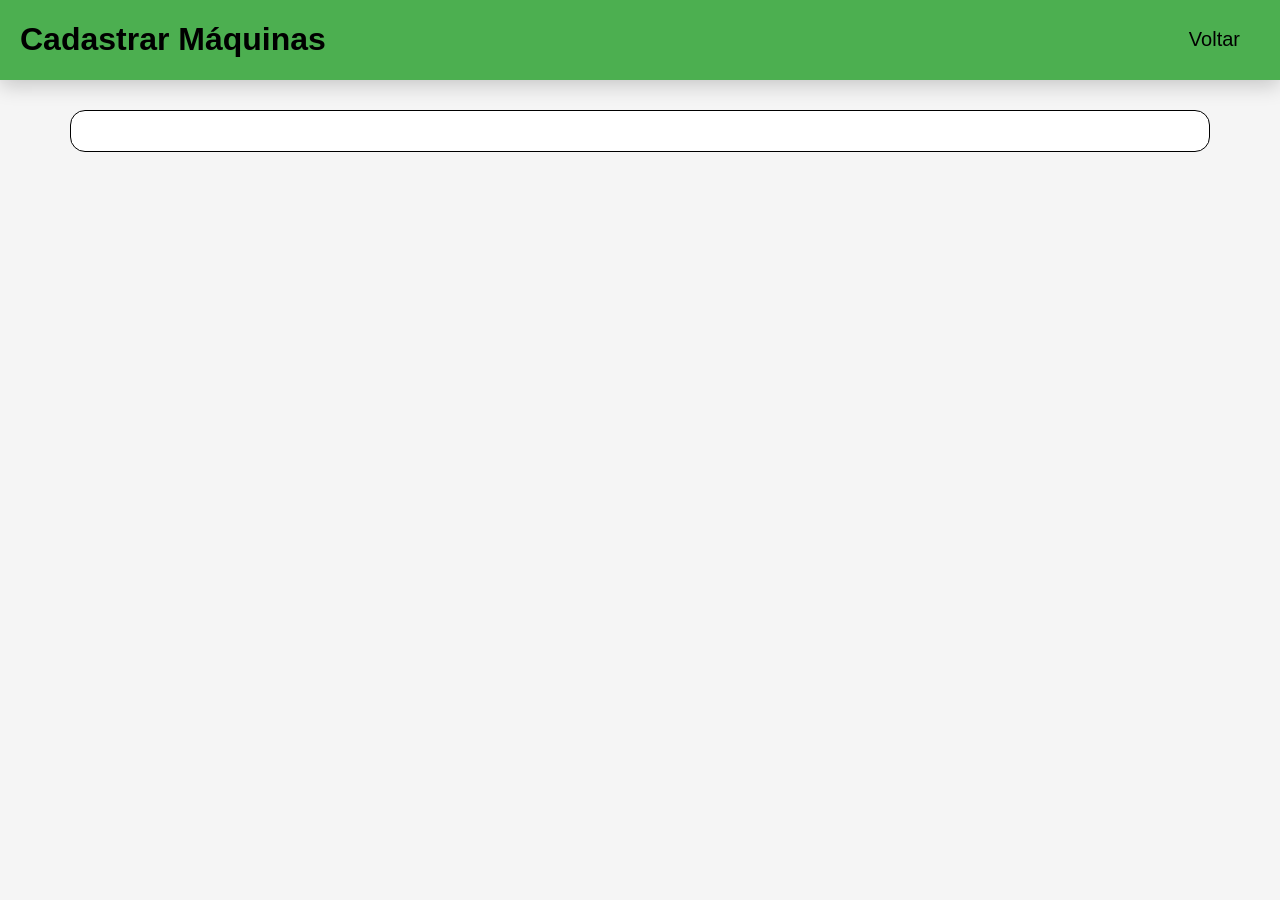
<file: paginas/cadastros/maquinas_cadastro.html>
<!DOCTYPE html>
<html lang="pt-br">
<head>
    <meta charset="UTF-8">
    <meta name="viewport" content="width=device-width, initial-scale=1.0">
    <title>Cadastros - Máquinas</title>
    <link rel="stylesheet" href="/css/cadastros.css">
</head>
<body>
    <header class="cabecalho">
        <h1>Cadastrar Máquinas</h1>
        <nav>
            <ul>
                <li><a href="cadastro_menu.html">Voltar</a></li>
            </ul>
        </nav>
    </header>
    <main class="cadastro-animal">
        <form class="formulario">
            
        </form>
    </main>
</body>
</html>
</file>
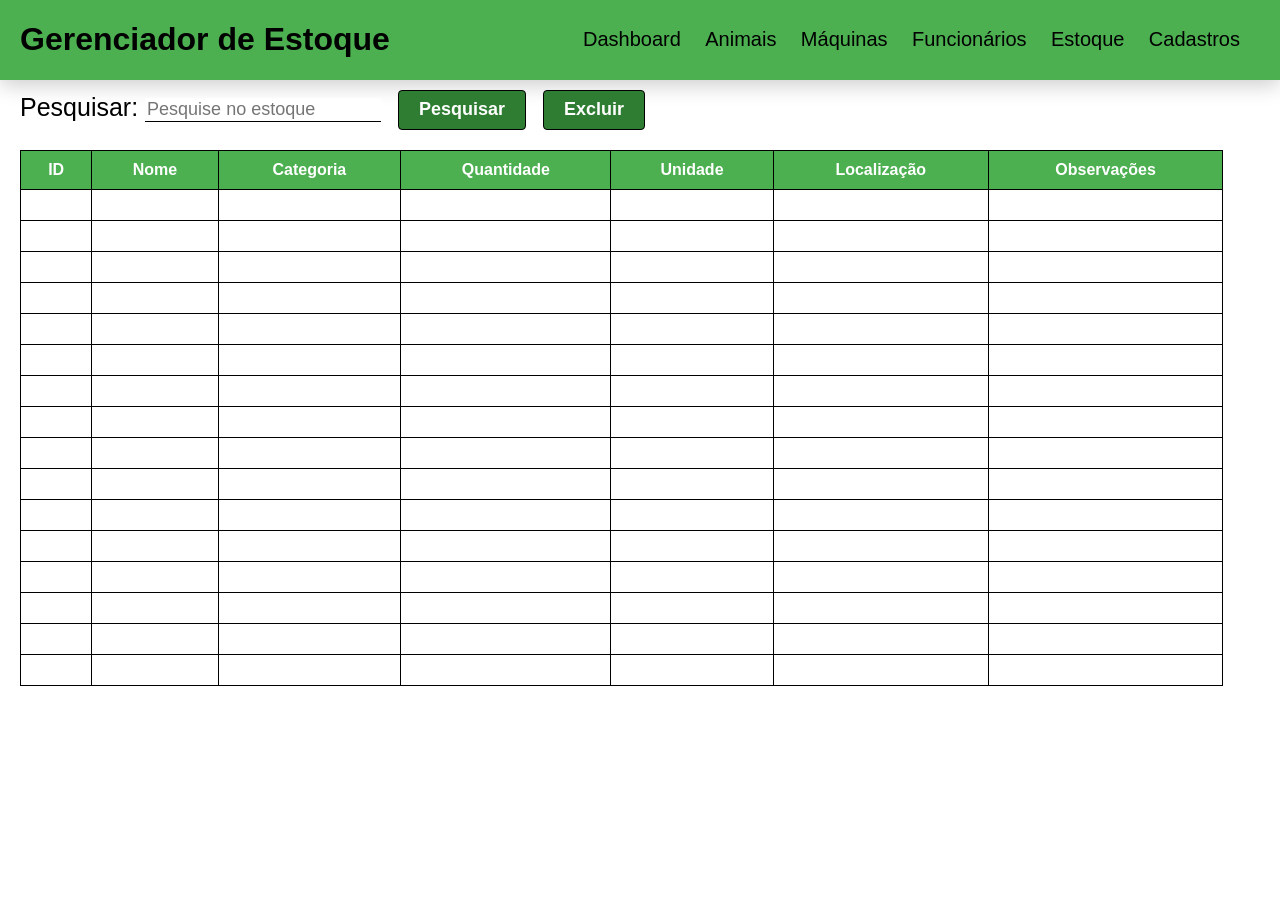
<file: paginas/estoque/estoque.html>
<!DOCTYPE html>
<html lang="pt-br">
<head>
    <meta charset="UTF-8">
    <meta name="viewport" content="width=device-width, initial-scale=1.0">
    <title>Gerenciador de Fazendas</title>
    <link rel="stylesheet" href="/css/style.css">
</head>
<body>
    <header>
        <h1>Gerenciador de Estoque</h1>
        <nav>
            <ul>
                <li><a href="/paginas/dashboard.html" rel="next" target="_self">Dashboard</a></li>
                <li><a href="/paginas/animais/animais.html" rel="next" target="_self">Animais</a></li>
                <li><a href="/paginas/maquinas/maquinas.html" rel="next" target="_self">Máquinas</a></li>
                <li><a href="/paginas/funcionarios/funcionarios.html" rel="next" target="_self">Funcionários</a></li>
                <li><a href="/paginas/estoque/estoque.html" rel="next" target="_self">Estoque</a></li>
                <li><a href="/paginas/cadastros/cadastro_menu.html" rel="next" target="_self">Cadastros</a></li>
            </ul>
        </nav>
    </header>
    <main>
        <form class="barra-pesquisa">
            <label for="pesquisar">Pesquisar:</label>
            <input type="text" id="pesquisar" placeholder="Pesquise no estoque">
            <button type="submit" class="btn">Pesquisar</button>
            <button type="submit" class="btn">Excluir</button>
        </form>
        <table class="animais tabela">
            <tr>
                <th>ID</th>
                <th>Nome</th>
                <th>Categoria</th>
                <th>Quantidade</th>
                <th>Unidade</th>
                <th>Localização</th>
                <th>Observações</th>
            </tr>
            <tr>
                <td></td>
                <td></td>
                <td></td>
                <td></td>
                <td></td>
                <td></td>
                <td></td>
            </tr>
            <tr>
                <td></td>
                <td></td>
                <td></td>
                <td></td>
                <td></td>
                <td></td>
                <td></td>
            </tr>
            <tr>
                <td></td>
                <td></td>
                <td></td>
                <td></td>
                <td></td>
                <td></td>
                <td></td>
            </tr>
            <tr>
                <td></td>
                <td></td>
                <td></td>
                <td></td>
                <td></td>
                <td></td>
                <td></td>
            </tr>
            <tr>
                <td></td>
                <td></td>
                <td></td>
                <td></td>
                <td></td>
                <td></td>
                <td></td>
            </tr>
            <tr>
                <td></td>
                <td></td>
                <td></td>
                <td></td>
                <td></td>
                <td></td>
                <td></td>
            </tr>
            <tr>
                <td></td>
                <td></td>
                <td></td>
                <td></td>
                <td></td>
                <td></td>
                <td></td>
            </tr>
            <tr>
                <td></td>
                <td></td>
                <td></td>
                <td></td>
                <td></td>
                <td></td>
                <td></td>
            </tr>
            <tr>
                <td></td>
                <td></td>
                <td></td>
                <td></td>
                <td></td>
                <td></td>
                <td></td>
            </tr>
            <tr>
                <td></td>
                <td></td>
                <td></td>
                <td></td>
                <td></td>
                <td></td>
                <td></td>
            </tr>
            <tr>
                <td></td>
                <td></td>
                <td></td>
                <td></td>
                <td></td>
                <td></td>
                <td></td>
            </tr>
            <tr>
                <td></td>
                <td></td>
                <td></td>
                <td></td>
                <td></td>
                <td></td>
                <td></td>
            </tr>
            <tr>
                <td></td>
                <td></td>
                <td></td>
                <td></td>
                <td></td>
                <td></td>
                <td></td>
            </tr>
            <tr>
                <td></td>
                <td></td>
                <td></td>
                <td></td>
                <td></td>
                <td></td>
                <td></td>
            </tr>
            <tr>
                <td></td>
                <td></td>
                <td></td>
                <td></td>
                <td></td>
                <td></td>
                <td></td>
            </tr>
            <tr>
                <td></td>
                <td></td>
                <td></td>
                <td></td>
                <td></td>
                <td></td>
                <td></td>
            </tr>
        </table>
    </main>
</body>
</html>
</file>
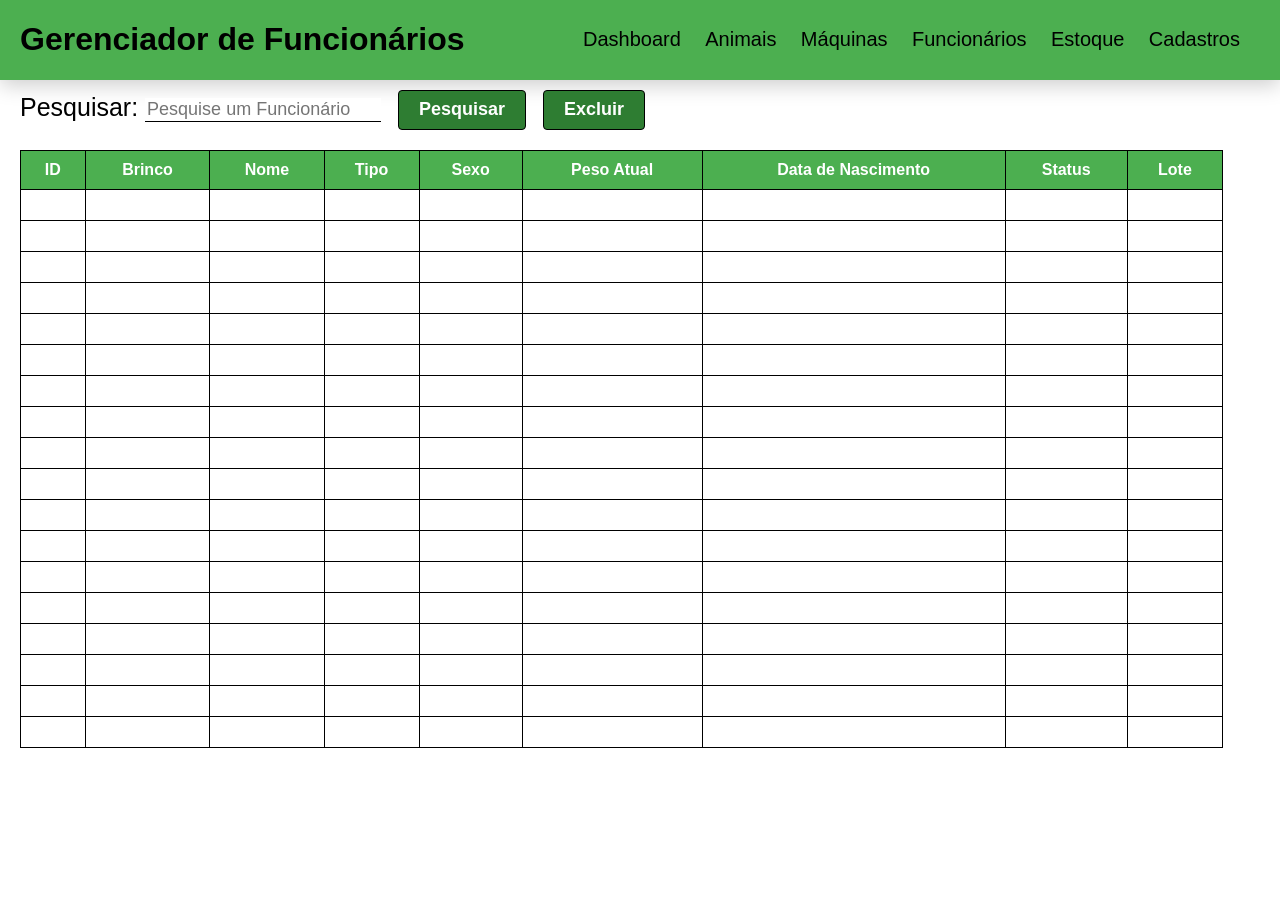
<file: paginas/funcionarios/funcionarios.html>
<!DOCTYPE html>
<html lang="pt-br">
<head>
    <meta charset="UTF-8">
    <meta name="viewport" content="width=device-width, initial-scale=1.0">
    <title>Gerenciador de Fazendas</title>
    <link rel="stylesheet" href="/css/style.css">
</head>
<body>
    <header>
        <h1>Gerenciador de Funcionários</h1>
        <nav>
            <ul>
                <li><a href="/paginas/dashboard.html" rel="next" target="_self">Dashboard</a></li>
                <li><a href="/paginas/animais/animais.html" rel="next" target="_self">Animais</a></li>
                <li><a href="/paginas/maquinas/maquinas.html" rel="next" target="_self">Máquinas</a></li>
                <li><a href="/paginas/funcionarios/funcionarios.html" rel="next" target="_self">Funcionários</a></li>
                <li><a href="/paginas/estoque/estoque.html" rel="next" target="_self">Estoque</a></li>
                <li><a href="/paginas/cadastros/cadastro_menu.html" rel="next" target="_self">Cadastros</a></li>
            </ul>
        </nav>
    </header>
    <main>
        <form class="barra-pesquisa">
            <label for="pesquisar">Pesquisar:</label>
            <input type="text" id="pesquisar" placeholder="Pesquise um Funcionário">
            <button type="submit" class="btn">Pesquisar</button>
            <button type="submit" class="btn">Excluir</button>
        </form>
        <table class="animais tabela">
            <tr>
                <th>ID</th>
                <th>Brinco</th>
                <th>Nome</th>
                <th>Tipo</th>
                <th>Sexo</th>
                <th>Peso Atual</th>
                <th>Data de Nascimento</th>
                <th>Status</th>
                <th>Lote</th>
            </tr>
            <tr>
                <td></td>
                <td></td>
                <td></td>
                <td></td>
                <td></td>
                <td></td>
                <td></td>
                <td></td>
                <td></td>
            </tr>
            <tr>
                <td></td>
                <td></td>
                <td></td>
                <td></td>
                <td></td>
                <td></td>
                <td></td>
                <td></td>
                <td></td>
            </tr>
            <tr>
                <td></td>
                <td></td>
                <td></td>
                <td></td>
                <td></td>
                <td></td>
                <td></td>
                <td></td>
                <td></td>
            </tr>
            <tr>
                <td></td>
                <td></td>
                <td></td>
                <td></td>
                <td></td>
                <td></td>
                <td></td>
                <td></td>
                <td></td>
            </tr>
            <tr>
                <td></td>
                <td></td>
                <td></td>
                <td></td>
                <td></td>
                <td></td>
                <td></td>
                <td></td>
                <td></td>
            </tr>
            <tr>
                <td></td>
                <td></td>
                <td></td>
                <td></td>
                <td></td>
                <td></td>
                <td></td>
                <td></td>
                <td></td>
            </tr>
            <tr>
                <td></td>
                <td></td>
                <td></td>
                <td></td>
                <td></td>
                <td></td>
                <td></td>
                <td></td>
                <td></td>
            </tr>
            <tr>
                <td></td>
                <td></td>
                <td></td>
                <td></td>
                <td></td>
                <td></td>
                <td></td>
                <td></td>
                <td></td>
            </tr>
            <tr>
                <td></td>
                <td></td>
                <td></td>
                <td></td>
                <td></td>
                <td></td>
                <td></td>
                <td></td>
                <td></td>
            </tr>
            <tr>
                <td></td>
                <td></td>
                <td></td>
                <td></td>
                <td></td>
                <td></td>
                <td></td>
                <td></td>
                <td></td>
            </tr>
            <tr>
                <td></td>
                <td></td>
                <td></td>
                <td></td>
                <td></td>
                <td></td>
                <td></td>
                <td></td>
                <td></td>
            </tr>
            <tr>
                <td></td>
                <td></td>
                <td></td>
                <td></td>
                <td></td>
                <td></td>
                <td></td>
                <td></td>
                <td></td>
            </tr>
            <tr>
                <td></td>
                <td></td>
                <td></td>
                <td></td>
                <td></td>
                <td></td>
                <td></td>
                <td></td>
                <td></td>
            </tr>
            <tr>
                <td></td>
                <td></td>
                <td></td>
                <td></td>
                <td></td>
                <td></td>
                <td></td>
                <td></td>
                <td></td>
            </tr>
            <tr>
                <td></td>
                <td></td>
                <td></td>
                <td></td>
                <td></td>
                <td></td>
                <td></td>
                <td></td>
                <td></td>
            </tr>
            <tr>
                <td></td>
                <td></td>
                <td></td>
                <td></td>
                <td></td>
                <td></td>
                <td></td>
                <td></td>
                <td></td>
            </tr>
            <tr>
                <td></td>
                <td></td>
                <td></td>
                <td></td>
                <td></td>
                <td></td>
                <td></td>
                <td></td>
                <td></td>
            </tr>
            <tr>
                <td></td>
                <td></td>
                <td></td>
                <td></td>
                <td></td>
                <td></td>
                <td></td>
                <td></td>
                <td></td>
            </tr>
        </table>
    </main>
</body>
</html>
</file>
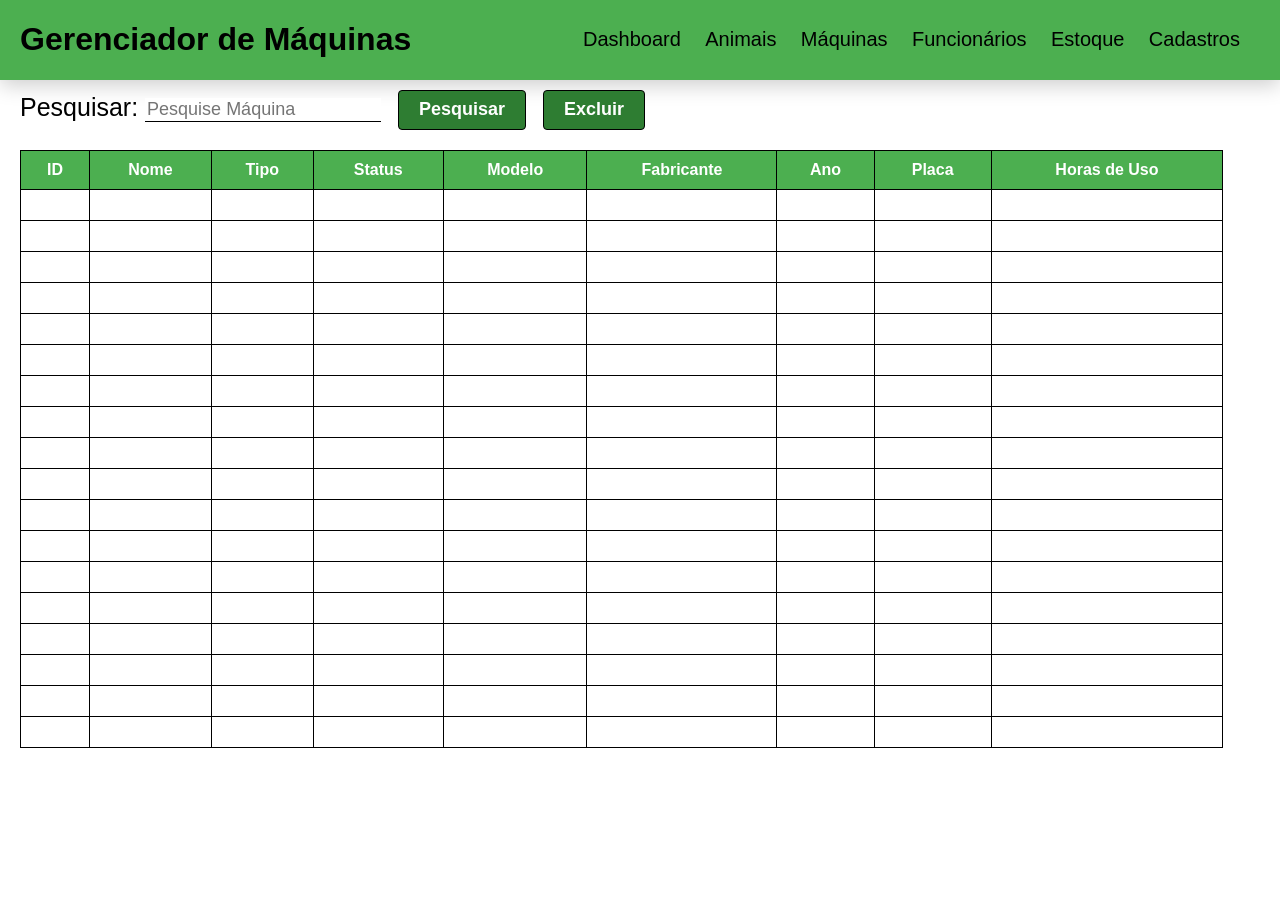
<file: paginas/maquinas/maquinas.html>
<!DOCTYPE html>
<html lang="pt-br">
<head>
    <meta charset="UTF-8">
    <meta name="viewport" content="width=device-width, initial-scale=1.0">
    <title>Gerenciador de Fazendas</title>
    <link rel="stylesheet" href="/css/style.css">
</head>
<body>
    <header>
        <h1>Gerenciador de Máquinas</h1>
        <nav>
            <ul>
                <li><a href="/paginas/dashboard.html" rel="next" target="_self">Dashboard</a></li>
                <li><a href="/paginas/animais/animais.html" rel="next" target="_self">Animais</a></li>
                <li><a href="/paginas/maquinas/maquinas.html" rel="next" target="_self">Máquinas</a></li>
                <li><a href="/paginas/funcionarios/funcionarios.html" rel="next" target="_self">Funcionários</a></li>
                <li><a href="/paginas/estoque/estoque.html" rel="next" target="_self">Estoque</a></li>
                <li><a href="/paginas/cadastros/cadastro_menu.html" rel="next" target="_self">Cadastros</a></li>
            </ul>
        </nav>
    </header>
    <main>
        <form class="barra-pesquisa">
            <label for="pesquisar">Pesquisar:</label>
            <input type="text" id="pesquisar" placeholder="Pesquise Máquina">
            <button type="submit" class="btn">Pesquisar</button>
            <button type="submit" class="btn">Excluir</button>
        </form>
        <table class="maquinas tabela">
            <tr>
                <th>ID</th>
                <th>Nome</th>
                <th>Tipo</th>
                <th>Status</th>
                <th>Modelo</th>
                <th>Fabricante</th>
                <th>Ano</th>
                <th>Placa</th>
                <th>Horas de Uso</th>
            </tr>
            <tr>
                <td></td>
                <td></td>
                <td></td>
                <td></td>
                <td></td>
                <td></td>
                <td></td>
                <td></td>
                <td></td>
            </tr>
            <tr>
                <td></td>
                <td></td>
                <td></td>
                <td></td>
                <td></td>
                <td></td>
                <td></td>
                <td></td>
                <td></td>
            </tr>
            <tr>
                <td></td>
                <td></td>
                <td></td>
                <td></td>
                <td></td>
                <td></td>
                <td></td>
                <td></td>
                <td></td>
            </tr>
            <tr>
                <td></td>
                <td></td>
                <td></td>
                <td></td>
                <td></td>
                <td></td>
                <td></td>
                <td></td>
                <td></td>
            </tr>
            <tr>
                <td></td>
                <td></td>
                <td></td>
                <td></td>
                <td></td>
                <td></td>
                <td></td>
                <td></td>
                <td></td>
            </tr>
            <tr>
                <td></td>
                <td></td>
                <td></td>
                <td></td>
                <td></td>
                <td></td>
                <td></td>
                <td></td>
                <td></td>
            </tr>
            <tr>
                <td></td>
                <td></td>
                <td></td>
                <td></td>
                <td></td>
                <td></td>
                <td></td>
                <td></td>
                <td></td>
            </tr>
            <tr>
                <td></td>
                <td></td>
                <td></td>
                <td></td>
                <td></td>
                <td></td>
                <td></td>
                <td></td>
                <td></td>
            </tr>
            <tr>
                <td></td>
                <td></td>
                <td></td>
                <td></td>
                <td></td>
                <td></td>
                <td></td>
                <td></td>
                <td></td>
            </tr>
            <tr>
                <td></td>
                <td></td>
                <td></td>
                <td></td>
                <td></td>
                <td></td>
                <td></td>
                <td></td>
                <td></td>
            </tr>
            <tr>
                <td></td>
                <td></td>
                <td></td>
                <td></td>
                <td></td>
                <td></td>
                <td></td>
                <td></td>
                <td></td>
            </tr>
            <tr>
                <td></td>
                <td></td>
                <td></td>
                <td></td>
                <td></td>
                <td></td>
                <td></td>
                <td></td>
                <td></td>
            </tr>
            <tr>
                <td></td>
                <td></td>
                <td></td>
                <td></td>
                <td></td>
                <td></td>
                <td></td>
                <td></td>
                <td></td>
            </tr>
            <tr>
                <td></td>
                <td></td>
                <td></td>
                <td></td>
                <td></td>
                <td></td>
                <td></td>
                <td></td>
                <td></td>
            </tr>
            <tr>
                <td></td>
                <td></td>
                <td></td>
                <td></td>
                <td></td>
                <td></td>
                <td></td>
                <td></td>
                <td></td>
            </tr>
            <tr>
                <td></td>
                <td></td>
                <td></td>
                <td></td>
                <td></td>
                <td></td>
                <td></td>
                <td></td>
                <td></td>
            </tr>
            <tr>
                <td></td>
                <td></td>
                <td></td>
                <td></td>
                <td></td>
                <td></td>
                <td></td>
                <td></td>
                <td></td>
            </tr>
            <tr>
                <td></td>
                <td></td>
                <td></td>
                <td></td>
                <td></td>
                <td></td>
                <td></td>
                <td></td>
                <td></td>
            </tr>
        </table>
    </main>
</body>
</html>
</file>
<file: css/style.css>
body {
    margin: 0%;
    font-family: 'Gill Sans', 'Gill Sans MT', Calibri, 'Trebuchet MS', sans-serif;
}
header {
    display: flex;
    justify-content: space-between;
    align-items: center;
    background-color: #4CAF50;
    padding: 0px 20px 0px 20px;
    font-family: 'Franklin Gothic Medium', 'Arial Narrow', Arial, sans-serif;
    box-shadow: 0 5px 20px rgba(0, 0, 0, 0.20);
}
nav {
    display: flex;
    gap: 20px;
}
nav a {
    text-decoration: none;
    color: black;
}
nav ul {
    list-style: none;
}
nav ul li {
    display: inline;
    margin-right: 20px;
    font-size: 20px;
}

header nav ul li {
    cursor: pointer;
    position: relative;
    padding: 5px 0;
}
header nav ul li::after {
    content: '';
    background-color: #000;
    position: absolute;
    left: 0;
    bottom: 0;
    width: 0;
    height: 2px;
    transition: width 0.3s ease;
}
header nav ul li:hover::after {
    width: 100%;
}

table {
    width: 94%;
    border-collapse: collapse;
}

th, td {
    border: 1px solid #000;
    padding: 10px;
    height: 10px;
}

th {
    background-color: #4CAF50;
    color: white;
}

.tabela {
    margin: 20px;
}

.barra-pesquisa {
    margin: 10px;
    margin-left: 20px;
    font-size: 25px;
}
.barra-pesquisa button {
    margin-left: 10px;
    font-size: 18px;
}
.barra-pesquisa input {
    font-size: 18px;
    border: 0;
    border-bottom: 1px solid black;
}

.dashboard{
    display:grid;
    grid-template-columns: repeat(5, 1fr);
    gap:20px;
    padding:20px;
}

.card{
    background:white;
    padding:20px;
    border-radius:10px;
    box-shadow:0 5px 10px rgba(0,0,0,0.1);
}

.card h2{
    margin-top:0;
}

.card p{
    font-size:32px;
    font-weight:bold;
}

.btn {
    display: inline-flex;
    align-items: center;
    justify-content: center;

    padding: 6px 20px;
    min-height: 40px;

    background-color: #2E7D32;
    color: white;
    border: 1px solid #000;
    border-radius: 4px;

    text-decoration: none;
    font-size: 16px;
    font-weight: bold;
    font-family: inherit;

    box-sizing: border-box;
    cursor: pointer;
}
</file>
<file: css/cadastros.css>
body {
    margin: 0;
    font-family: Arial, Helvetica, sans-serif;
    background-color: #f5f5f5;
}
header {
    display: flex;
    justify-content: space-between;
    align-items: center;
    background-color: #4CAF50;
    padding: 0px 20px 0px 20px;
    font-family: 'Franklin Gothic Medium', 'Arial Narrow', Arial, sans-serif;
    box-shadow: 0 5px 20px rgba(0, 0, 0, 0.20);
}
nav {
    display: flex;
    gap: 20px;
}
nav a {
    text-decoration: none;
    color: black;
}
nav ul {
    list-style: none;
}
nav ul li {
    display: inline;
    margin-right: 20px;
    font-size: 20px;
}

header nav ul li {
    cursor: pointer;
    position: relative;
    padding: 5px 0;
}
header nav ul li::after {
    content: '';
    background-color: #000;
    position: absolute;
    left: 0;
    bottom: 0;
    width: 0;
    height: 2px;
    transition: width 0.3s ease;
}
header nav ul li:hover::after {
    width: 100%;
}
main {
    display: flex;
    justify-content: center;
    padding: 30px;
}

.formulario {
    width: 90%;
    max-width: 1300px;

    background: white;
    border: 1px solid black;
    border-radius: 15px;
    padding: 20px;

    display: grid;
    grid-template-columns: 1fr 1fr;
    gap: 20px;
}

.titulo-form {
    grid-column: 1 / 3;
    text-align: center;
}

.informacoes-animal {
    grid-column: 1 / 3;

    display: grid;
    grid-template-columns: 1fr 1fr;
    gap: 30px;

    border: 1px solid #ccc;
    border-radius: 10px;
    padding: 20px;
}

.dados-gerais {
    grid-column: 1;
}

.identificacao {
    grid-column: 2;
}

.controle-sanitario,
.controle-reprodutivo {
    border: 1px solid #ccc;
    border-radius: 10px;
    padding: 15px;
    min-height: 250px;
}

.controle-sanitario {
    grid-column: 1;
}

.controle-reprodutivo {
    grid-column: 2;
}

.campos {
    display: flex;
    flex-direction: column;
    margin-bottom: 12px;
}

.campos input,
.campos select {
    padding: 8px;
    border: 1px solid #aaa;
    border-radius: 5px;
}

h1,
h2 {
    text-align: center;
}
</file>
